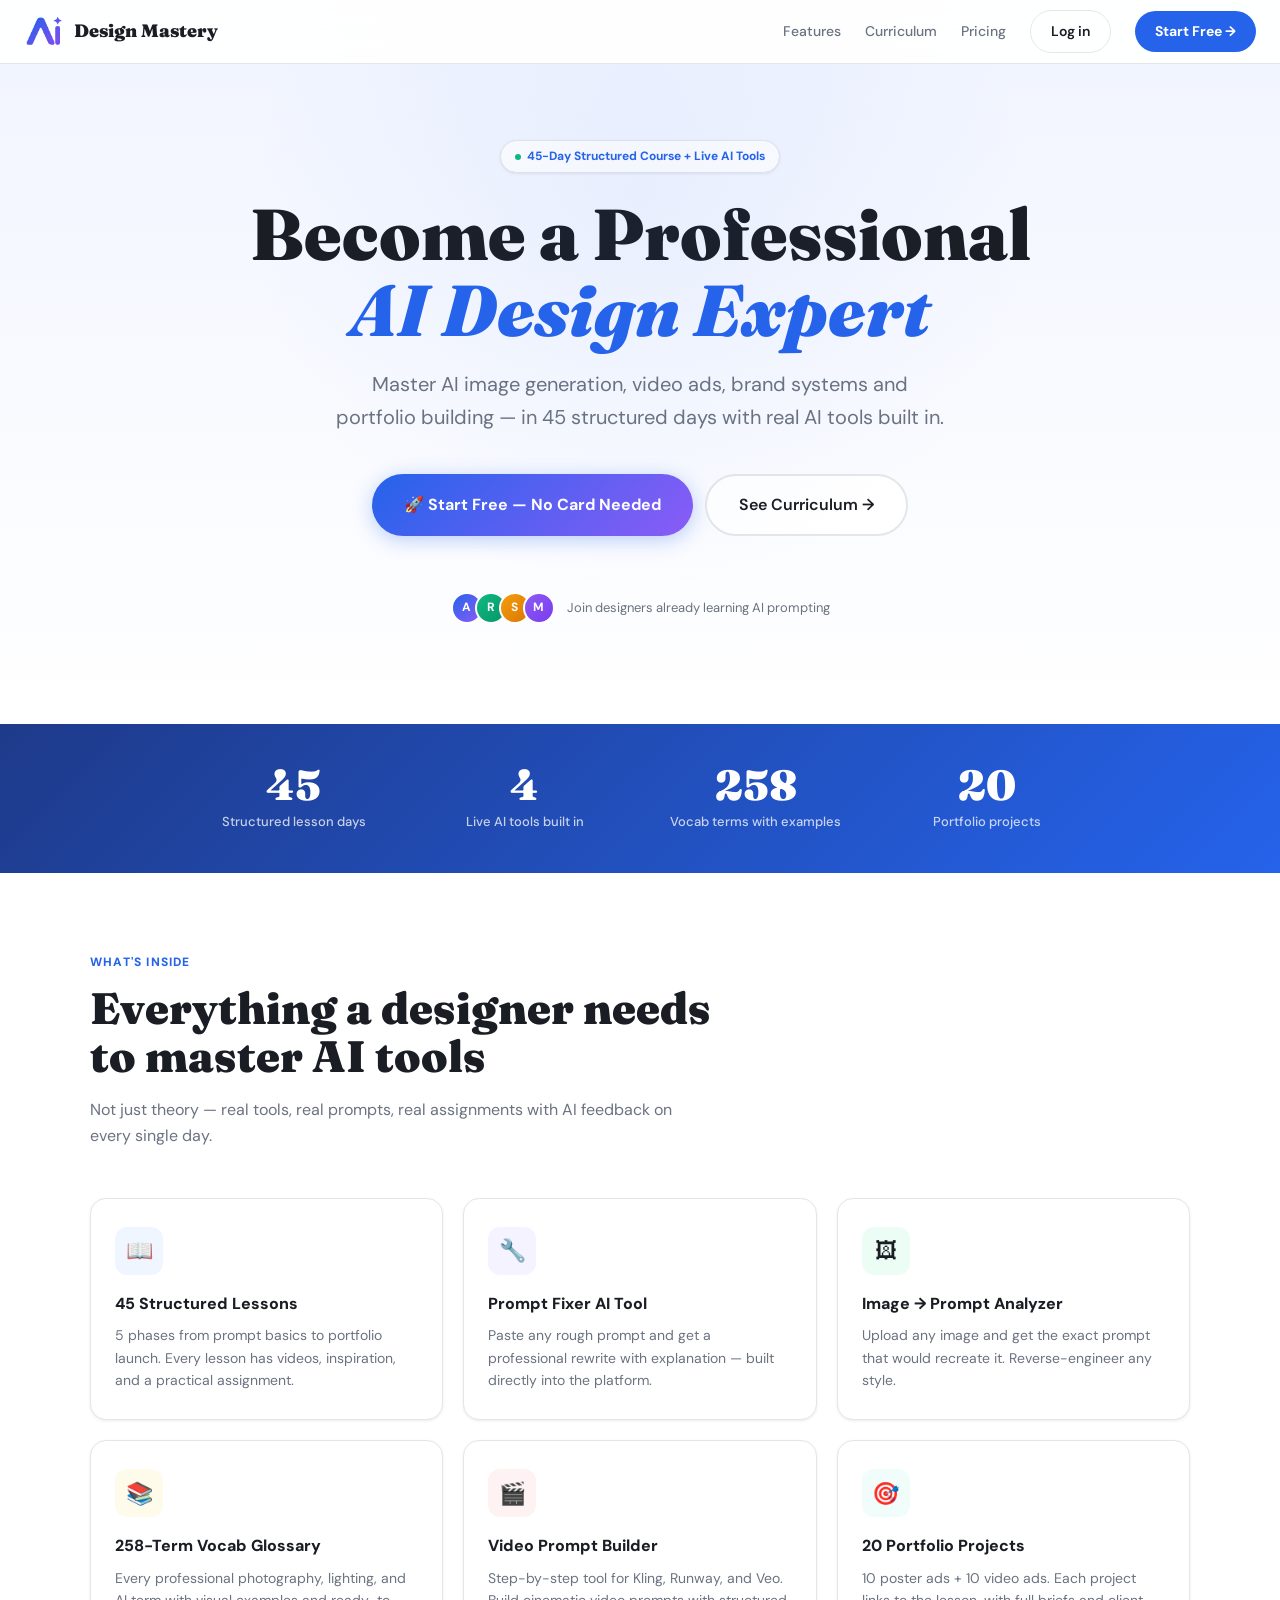
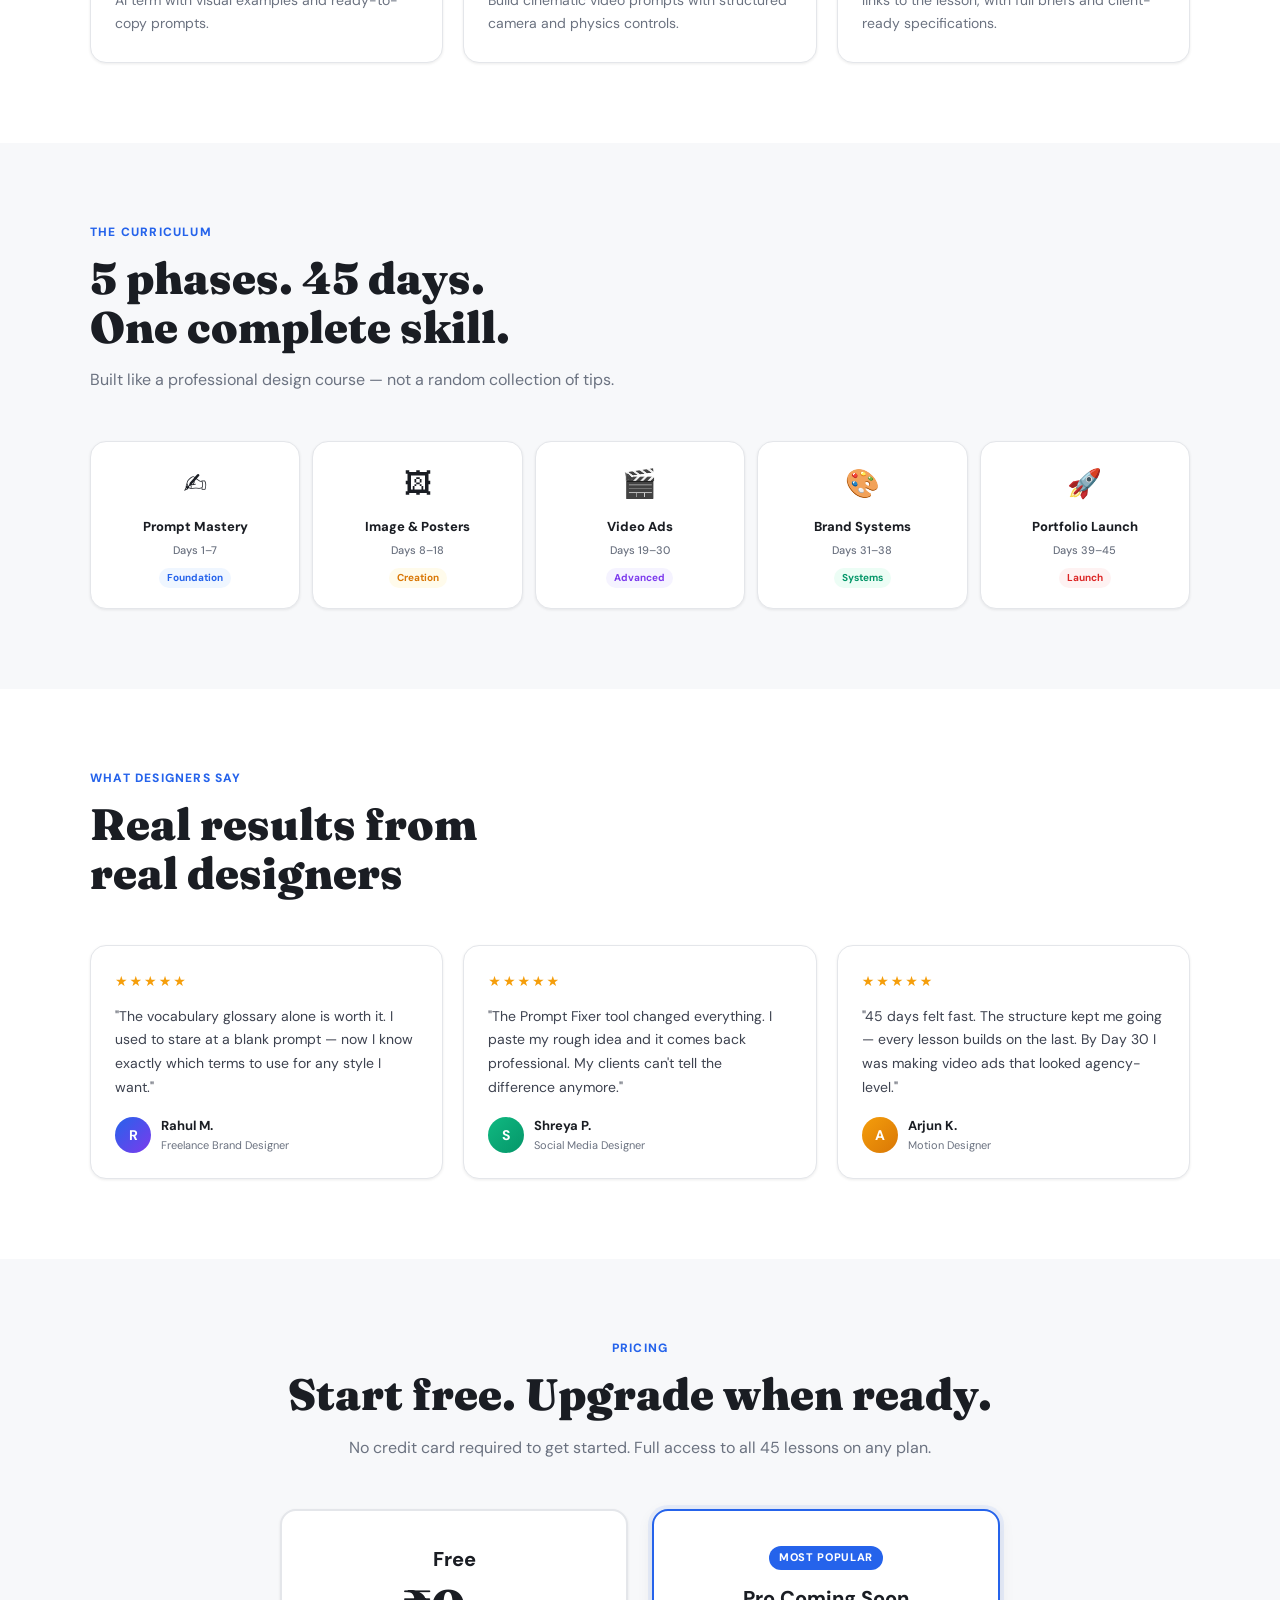
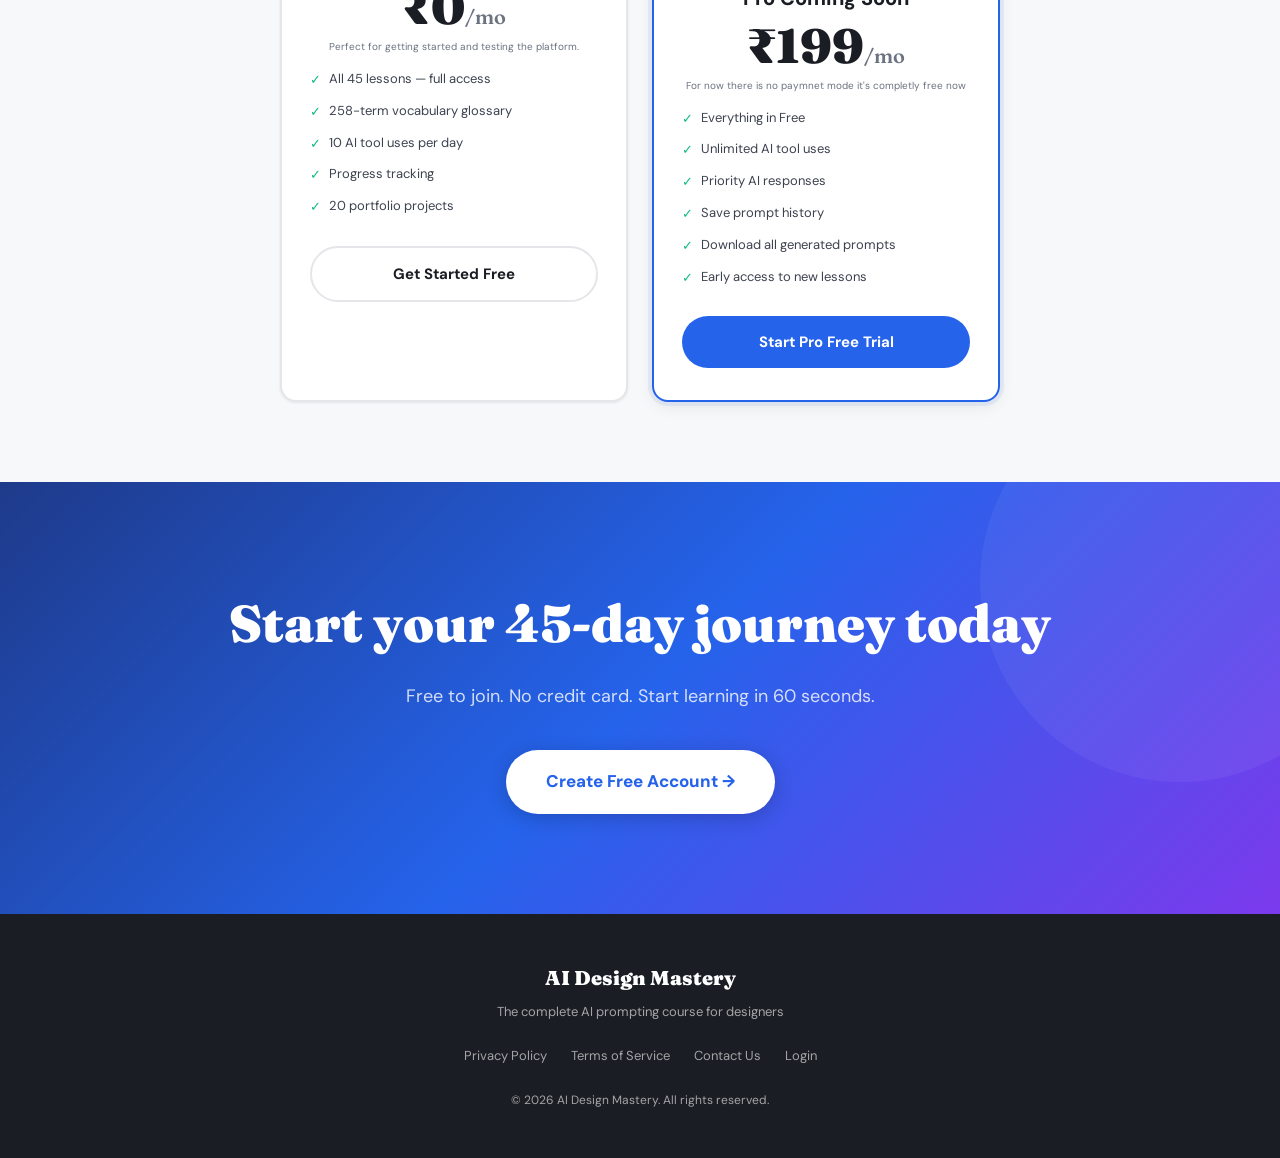
<file: index.html>
<!DOCTYPE html>
<html lang="en">
<head>
  <meta charset="UTF-8">
  <meta name="viewport" content="width=device-width, initial-scale=1.0">

  <!-- ═══ Primary SEO ════════════════════════════════════════════════════ -->
  <title>AI Design Mastery — Learn AI Prompting, Image & Video Generation in 45 Days</title>
  <meta name="description"    content="Master AI design in 45 days. Learn prompt engineering, AI image generation with Midjourney & Nano Banana, AI video with Kling & Runway, and full brand systems. Built for designers who want to work smarter.">
  <meta name="keywords"       content="AI design course, prompt engineering course, Midjourney course, AI image generation, Kling AI video, Runway ML, AI brand design, AI design for beginners, learn AI design 2025, AI design mastery">
  <meta name="author"         content="Akash Saha">
  <meta name="robots"         content="index, follow">
  <meta name="theme-color"    content="#2563eb">
  <link rel="canonical"       href="http://www.aidesignmastery.in/">

  <!-- ═══ Open Graph (Facebook / LinkedIn) ═══════════════════════════════ -->
  <meta property="og:type"        content="website">
  <meta property="og:site_name"   content="AI Design Mastery">
  <meta property="og:title"       content="AI Design Mastery — Learn AI Prompting in 45 Days">
  <meta property="og:description" content="The most practical AI design course. 45 structured days covering prompt engineering, image generation, video production, and full brand systems using the world's best AI tools.">
  <meta property="og:image"       content="http://www.aidesignmastery.in/og-image.png">
  <meta property="og:image:width" content="1200">
  <meta property="og:image:height"content="630">
  <meta property="og:url"         content="http://www.aidesignmastery.in/">
  <meta property="og:locale"      content="en_IN">

  <!-- ═══ Twitter Card ══════════════════════════════════════════════════ -->
  <meta name="twitter:card"        content="summary_large_image">
  <meta name="twitter:site"        content="@akashsaha29">
  <meta name="twitter:creator"     content="@akashsaha29">
  <meta name="twitter:title"       content="AI Design Mastery — Learn AI Prompting in 45 Days">
  <meta name="twitter:description" content="45 days. Prompt engineering, image generation, video production, brand systems. The practical AI design course.">
  <meta name="twitter:image"       content="http://www.aidesignmastery.in/og-image.png">

  <!-- ═══ Schema.org Structured Data ════════════════════════════════════ -->
  <script type="application/ld+json">
  {
    "@context": "https://schema.org",
    "@type": "Course",
    "name": "AI Design Mastery",
    "description": "45-day structured AI design course covering prompt engineering, image generation, video production, and brand design.",
    "provider": {
      "@type": "Person",
      "name": "Akash Saha",
      "url": "http://www.aidesignmastery.in/"
    },
    "url": "http://www.aidesignmastery.in/",
    "courseMode": "online",
    "educationalLevel": "Beginner to Advanced",
    "teaches": ["AI Prompt Engineering", "Image Generation", "Video Production", "Brand Design", "Midjourney", "Kling AI", "Runway ML"]
  }
  </script>

  <!-- ═══ Favicon ═══════════════════════════════════════════════════════ -->
  <link rel="icon" type="image/png" href="V2.png">

  <!-- ═══ Fonts ══════════════════════════════════════════════════════════ -->
  <link rel="preconnect" href="https://fonts.googleapis.com">
  <link rel="preconnect" href="https://fonts.gstatic.com" crossorigin>
  <link href="https://fonts.googleapis.com/css2?family=Fraunces:ital,opsz,wght@0,9..144,700;0,9..144,900;1,9..144,400&family=DM+Sans:wght@300;400;500;600;700&display=swap" rel="stylesheet">

  <!-- ═══ Styles ═════════════════════════════════════════════════════════ -->
  <style>

*{margin:0;padding:0;box-sizing:border-box;}
:root{
  --primary:#2563eb;--primary-dark:#1d4ed8;--purple:#8b5cf6;
  --text:#1a1d23;--text2:#3d424f;--muted:#6b7280;
  --bg:#f7f8fa;--white:#fff;--border:#e4e6ea;
  --green:#10b981;--accent:#f59e0b;
  --radius:10px;--radius-lg:16px;
  --shadow:0 1px 3px rgba(0,0,0,0.08);
  --shadow-md:0 4px 16px rgba(0,0,0,0.08);
  --shadow-lg:0 12px 40px rgba(0,0,0,0.12);
}
body{font-family:'DM Sans',system-ui,sans-serif;color:var(--text);background:var(--white);line-height:1.6;overflow-x:hidden;}

/* ── NAV ── */
nav{
  position:fixed;top:0;left:0;right:0;z-index:100;
  background:rgba(255,255,255,0.92);backdrop-filter:blur(12px);
  border-bottom:1px solid var(--border);
  padding:0 24px;height:64px;
  display:flex;align-items:center;justify-content:space-between;
}
.nav-brand{display:flex;align-items:center;gap:10px;text-decoration:none;}
.nav-logo{width:34px;height:34px;display:flex;align-items:center;justify-content:center;}
.nav-name{font-family:'Fraunces',serif;font-size:18px;font-weight:900;color:var(--text);}
.nav-links{display:flex;align-items:center;gap:24px;}
.nav-link{font-size:14px;font-weight:500;color:var(--muted);text-decoration:none;transition:color 0.2s;}
.nav-link:hover{color:var(--text);}
.nav-cta{padding:9px 20px;background:var(--primary);color:#fff;border-radius:99px;font-size:14px;font-weight:700;text-decoration:none;transition:background 0.2s;}
.nav-cta:hover{background:var(--primary-dark);}
.nav-login{padding:9px 20px;border:1.5px solid var(--border);border-radius:99px;font-size:14px;font-weight:600;color:var(--text);text-decoration:none;transition:all 0.2s;}
.nav-login:hover{border-color:var(--primary);color:var(--primary);}

/* ── HERO ── */
.hero{
  padding:140px 24px 100px;
  text-align:center;
  background:linear-gradient(180deg,#f0f4ff 0%,var(--white) 100%);
  position:relative;overflow:hidden;
}
.hero::before{
  content:'';position:absolute;top:-200px;left:50%;transform:translateX(-50%);
  width:800px;height:800px;border-radius:50%;
  background:radial-gradient(circle,rgba(37,99,235,0.06) 0%,transparent 70%);
  pointer-events:none;
}
.hero-badge{
  display:inline-flex;align-items:center;gap:6px;
  background:#fff;border:1px solid var(--border);
  border-radius:99px;padding:6px 14px;font-size:12px;font-weight:700;
  color:var(--primary);margin-bottom:24px;
  box-shadow:var(--shadow);
}
.hero-badge-dot{width:6px;height:6px;border-radius:50%;background:var(--green);animation:pulse 2s infinite;}
@keyframes pulse{0%,100%{opacity:1;}50%{opacity:0.4;}}
.hero h1{
  font-family:'Fraunces',serif;font-size:clamp(36px,6vw,72px);
  font-weight:900;line-height:1.05;color:var(--text);
  margin-bottom:20px;max-width:800px;margin-left:auto;margin-right:auto;
}
.hero h1 em{font-style:italic;color:var(--primary);}
.hero-sub{
  font-size:clamp(16px,2vw,20px);color:var(--muted);
  max-width:616px;margin:0 auto 40px;line-height:1.65;font-weight:400;
}
.hero-actions{display:flex;gap:12px;justify-content:center;flex-wrap:wrap;margin-bottom:56px;}
.btn-primary{
  padding:16px 32px;background:linear-gradient(135deg,var(--primary),var(--purple));
  color:#fff;border-radius:99px;font-size:16px;font-weight:700;
  text-decoration:none;transition:all 0.2s;box-shadow:0 4px 20px rgba(37,99,235,0.3);
  display:inline-flex;align-items:center;gap:8px;
}
.btn-primary:hover{transform:translateY(-1px);box-shadow:0 6px 28px rgba(37,99,235,0.35);}
.btn-outline{
  padding:16px 32px;border:2px solid var(--border);
  color:var(--text);border-radius:99px;font-size:16px;font-weight:600;
  text-decoration:none;transition:all 0.2s;background:var(--white);
}
.btn-outline:hover{border-color:var(--primary);color:var(--primary);}
.hero-social-proof{
  display:flex;align-items:center;justify-content:center;gap:12px;
  font-size:13px;color:var(--muted);
}
.proof-avatars{display:flex;}
.proof-avatar{
  width:32px;height:32px;border-radius:50%;border:2px solid #fff;
  margin-left:-8px;background:linear-gradient(135deg,var(--primary),var(--purple));
  display:flex;align-items:center;justify-content:center;
  font-size:12px;font-weight:700;color:#fff;
}
.proof-avatar:first-child{margin-left:0;}

/* ── STATS BAR ── */
.stats-bar{
  background:linear-gradient(135deg,#1e3a8a,#2563eb);
  padding:40px 24px;
}
.stats-inner{
  max-width:900px;margin:0 auto;
  display:grid;grid-template-columns:repeat(4,1fr);gap:24px;text-align:center;
}
.stat-item{}
.stat-big{font-family:'Fraunces',serif;font-size:42px;font-weight:900;color:#fff;line-height:1;}
.stat-desc{font-size:13px;color:rgba(255,255,255,0.75);margin-top:6px;font-weight:500;}

/* ── WHAT YOU GET ── */
.section{padding:80px 24px;background:var(--white);}
.section-alt{padding:80px 24px;background:var(--bg);}
.section-inner{max-width:1100px;margin:0 auto;}
.section-label{font-size:12px;font-weight:800;text-transform:uppercase;letter-spacing:0.1em;color:var(--primary);margin-bottom:12px;}
.section-title{font-family:'Fraunces',serif;font-size:clamp(28px,4vw,44px);font-weight:900;color:var(--text);line-height:1.1;margin-bottom:16px;}
.section-sub{font-size:16px;color:var(--muted);max-width:600px;line-height:1.65;}
.features-grid{display:grid;grid-template-columns:repeat(3,1fr);gap:20px;margin-top:48px;}
.feature-card{
  background:var(--white);border:1.5px solid var(--border);
  border-radius:var(--radius-lg);padding:28px 24px;
  transition:all 0.2s;box-shadow:var(--shadow);
}
.feature-card:hover{box-shadow:var(--shadow-md);transform:translateY(-2px);}
.feature-icon{
  width:48px;height:48px;border-radius:12px;
  display:flex;align-items:center;justify-content:center;
  font-size:22px;margin-bottom:16px;
}
.feature-icon.blue{background:#eff6ff;}
.feature-icon.purple{background:#f5f3ff;}
.feature-icon.green{background:#ecfdf5;}
.feature-icon.amber{background:#fffbeb;}
.feature-icon.red{background:#fef2f2;}
.feature-icon.teal{background:#f0fdfa;}
.feature-title{font-size:16px;font-weight:800;color:var(--text);margin-bottom:8px;}
.feature-desc{font-size:14px;color:var(--muted);line-height:1.6;}

/* ── PHASES TIMELINE ── */
.phases-grid{display:grid;grid-template-columns:repeat(5,1fr);gap:12px;margin-top:48px;}
.phase-item{
  background:var(--white);border:1.5px solid var(--border);
  border-radius:var(--radius-lg);padding:20px 16px;text-align:center;
  transition:all 0.2s;box-shadow:var(--shadow);
}
.phase-item:hover{box-shadow:var(--shadow-md);transform:translateY(-2px);}
.phase-emoji{font-size:28px;margin-bottom:10px;}
.phase-name{font-size:13px;font-weight:800;color:var(--text);margin-bottom:4px;}
.phase-days{font-size:11px;color:var(--muted);font-weight:500;}
.phase-tag{
  display:inline-block;margin-top:8px;font-size:10px;font-weight:700;
  padding:2px 8px;border-radius:99px;
}

/* ── AI TOOLS SHOWCASE ── */
.tools-showcase{display:grid;grid-template-columns:1fr 1fr;gap:20px;margin-top:48px;align-items:start;}
.tools-list{display:flex;flex-direction:column;gap:12px;}
.tool-item{
  display:flex;align-items:flex-start;gap:14px;
  background:var(--white);border:1.5px solid var(--border);
  border-radius:var(--radius-lg);padding:18px 20px;
  cursor:pointer;transition:all 0.2s;
}
.tool-item:hover,.tool-item.active{border-color:var(--primary);box-shadow:var(--shadow-md);}
.tool-item.active{background:#eff6ff;}
.tool-icon{font-size:24px;flex-shrink:0;}
.tool-name{font-size:14px;font-weight:700;color:var(--text);margin-bottom:2px;}
.tool-desc{font-size:12px;color:var(--muted);line-height:1.5;}
.tools-demo{
  background:var(--white);border:1.5px solid var(--border);
  border-radius:var(--radius-lg);padding:24px;
  box-shadow:var(--shadow-md);min-height:300px;
}
.demo-label{font-size:11px;font-weight:700;text-transform:uppercase;letter-spacing:0.08em;color:var(--muted);margin-bottom:12px;}
.demo-input{
  width:100%;border:1.5px solid var(--border);border-radius:8px;
  padding:12px 14px;font-size:13px;font-family:inherit;resize:none;
  color:var(--text);background:var(--bg);margin-bottom:10px;
}
.demo-btn{
  width:100%;padding:12px;
  background:linear-gradient(135deg,var(--primary),var(--purple));
  color:#fff;border:none;border-radius:8px;font-size:14px;font-weight:700;
  cursor:default;opacity:0.9;
}
.demo-result{
  margin-top:12px;background:var(--bg);border-radius:8px;
  padding:14px;font-size:12px;color:var(--text2);line-height:1.7;
  border:1px solid var(--border);
}
.demo-lock{
  display:flex;align-items:center;justify-content:center;
  flex-direction:column;gap:8px;padding:40px 20px;text-align:center;
  color:var(--muted);
}
.demo-lock-icon{font-size:32px;margin-bottom:8px;}

/* ── TESTIMONIALS ── */
.testimonials-grid{display:grid;grid-template-columns:repeat(3,1fr);gap:20px;margin-top:48px;}
.testimonial{
  background:var(--white);border:1.5px solid var(--border);
  border-radius:var(--radius-lg);padding:24px;box-shadow:var(--shadow);
}
.t-stars{color:var(--accent);font-size:14px;margin-bottom:12px;letter-spacing:2px;}
.t-text{font-size:14px;color:var(--text2);line-height:1.7;margin-bottom:16px;}
.t-author{display:flex;align-items:center;gap:10px;}
.t-avatar{
  width:36px;height:36px;border-radius:50%;
  display:flex;align-items:center;justify-content:center;
  font-size:14px;font-weight:700;color:#fff;flex-shrink:0;
}
.t-name{font-size:13px;font-weight:700;color:var(--text);}
.t-role{font-size:11px;color:var(--muted);}

/* ── PRICING ── */
.pricing-grid{display:grid;grid-template-columns:1fr 1fr;gap:24px;max-width:720px;margin:48px auto 0;}
.pricing-card{
  border:2px solid var(--border);border-radius:var(--radius-lg);
  padding:32px 28px;background:var(--white);box-shadow:var(--shadow);
}
.pricing-card.featured{
  border-color:var(--primary);
  box-shadow:0 0 0 4px rgba(37,99,235,0.08),var(--shadow-md);
}
.pricing-badge{
  display:inline-block;background:var(--primary);color:#fff;
  font-size:11px;font-weight:800;padding:3px 10px;border-radius:99px;
  margin-bottom:12px;letter-spacing:0.06em;text-transform:uppercase;
}
.pricing-name{font-size:20px;font-weight:800;color:var(--text);margin-bottom:8px;}
.pricing-price{
  font-family:'Fraunces',serif;font-size:48px;font-weight:900;
  color:var(--text);line-height:1;margin-bottom:6px;
}
.pricing-price span{font-size:20px;font-weight:600;color:var(--muted);}
.pricing-desc{font-size:10px;color:var(--muted);margin-bottom:12px;line-height:2;}
.pricing-features{list-style:none;display:flex;flex-direction:column;gap:10px;margin-bottom:28px;}
.pricing-features li{display:flex;align-items:flex-start;gap:8px;font-size:13px;color:var(--text2);}
.pricing-features li::before{content:'✓';color:var(--green);font-weight:800;flex-shrink:0;margin-top:1px;}
.pricing-cta{
  display:block;width:100%;padding:14px;text-align:center;
  border-radius:99px;font-size:15px;font-weight:700;text-decoration:none;
  transition:all 0.2s;
}
.pricing-cta.primary{background:var(--primary);color:#fff;}
.pricing-cta.primary:hover{background:var(--primary-dark);}
.pricing-cta.outline{border:2px solid var(--border);color:var(--text);}
.pricing-cta.outline:hover{border-color:var(--primary);color:var(--primary);}

/* ── FINAL CTA ── */
.final-cta{
  padding:100px 24px;text-align:center;
  background:linear-gradient(135deg,#1e3a8a 0%,#2563eb 50%,#7c3aed 100%);
  position:relative;overflow:hidden;
}
.final-cta::before{
  content:'';position:absolute;top:-100px;right:-100px;
  width:400px;height:400px;border-radius:50%;
  background:rgba(255,255,255,0.05);pointer-events:none;
}
.final-cta h2{
  font-family:'Fraunces',serif;font-size:clamp(28px,5vw,52px);
  font-weight:900;color:#fff;margin-bottom:16px;
}
.final-cta p{font-size:18px;color:rgba(255,255,255,0.8);margin-bottom:40px;}
.final-cta .btn-white{
  padding:18px 40px;background:#fff;color:var(--primary);
  border-radius:99px;font-size:17px;font-weight:800;text-decoration:none;
  transition:all 0.2s;display:inline-block;
  box-shadow:0 4px 20px rgba(0,0,0,0.2);
}
.final-cta .btn-white:hover{transform:translateY(-2px);box-shadow:0 8px 32px rgba(0,0,0,0.25);}

/* ── FOOTER ── */
footer{
  background:var(--text);color:rgba(255,255,255,0.6);
  padding:48px 24px;text-align:center;
}
.footer-brand{
  font-family:'Fraunces',serif;font-size:20px;font-weight:900;
  color:#fff;margin-bottom:8px;
}
.footer-sub{font-size:13px;margin-bottom:24px;}
.footer-links{display:flex;gap:24px;justify-content:center;flex-wrap:wrap;margin-bottom:24px;}
.footer-links a{color:rgba(255,255,255,0.6);text-decoration:none;font-size:13px;transition:color 0.2s;}
.footer-links a:hover{color:#fff;}
.footer-copy{font-size:12px;}

/* ── RESPONSIVE ── */

/* ═══════════════════════════════════════════════════════════════
   RESPONSIVE SYSTEM — LANDING.HTML
   Breakpoints: 900 → 600 → 480 → 360
═══════════════════════════════════════════════════════════════ */


/* ─────────────────────────────────────────────────
   ≤ 900px  Tablet
───────────────────────────────────────────────── */
@media(max-width:900px){
  .features-grid{grid-template-columns:1fr 1fr;}
  .phases-grid{grid-template-columns:1fr 1fr;}
  .stats-inner{grid-template-columns:1fr 1fr;gap:20px;}
  .tools-showcase{grid-template-columns:1fr;}
  .testimonials-grid{grid-template-columns:1fr;}
  .pricing-grid{grid-template-columns:1fr;max-width:420px;}
  .preview-inner{grid-template-columns:1fr;}
  .preview-sidebar{display:none;}
  .preview-stat-row{grid-template-columns:1fr 1fr;}
  .hero{padding:120px 24px 80px;}
  .section,.section-alt{padding:64px 24px;}
  .final-cta{padding:80px 24px;}
  .nav-links .nav-link{display:none;}
}


/* ─────────────────────────────────────────────────
   ≤ 600px  Mobile landscape / large phone
───────────────────────────────────────────────── */
@media(max-width:600px){
  /* Nav */
  nav{padding:0 16px;}
  .nav-links .nav-link{display:none;}
  .nav-name{font-size:15px;}

  /* Hero */
  .hero{padding:100px 16px 60px;}
  .hero h1{font-size:32px;}
  .hero-sub{font-size:15px;margin-bottom:28px;}
  .hero-actions{flex-direction:column;align-items:center;gap:10px;margin-bottom:36px;}
  .btn-primary,.btn-outline{width:100%;max-width:320px;text-align:center;justify-content:center;padding:14px 24px;font-size:15px;}
  .hero-social-proof{flex-direction:column;gap:8px;font-size:12px;}

  /* Stats */
  .stats-bar{padding:32px 16px;}
  .stats-inner{grid-template-columns:1fr 1fr;gap:16px;}
  .stat-big{font-size:32px;}
  .stat-desc{font-size:12px;}

  /* Sections */
  .section,.section-alt{padding:56px 16px;}
  .section-title{font-size:28px;}
  .section-sub{font-size:14px;}

  /* Features */
  .features-grid{grid-template-columns:1fr;}
  .feature-card{padding:22px 20px;}
  .feature-title{font-size:15px;}
  .feature-desc{font-size:13px;}

  /* Phases */
  .phases-grid{grid-template-columns:1fr 1fr;gap:10px;}
  .phase-item{padding:16px 12px;}
  .phase-emoji{font-size:24px;margin-bottom:8px;}
  .phase-name{font-size:12px;}
  .phase-days{font-size:10px;}

  /* Tools showcase */
  .tools-showcase{grid-template-columns:1fr;}
  .tool-item{padding:14px 16px;gap:12px;}
  .tool-name{font-size:13px;}
  .tool-desc{font-size:11px;}
  .tools-demo{padding:18px;}

  /* Testimonials */
  .testimonials-grid{grid-template-columns:1fr;}
  .testimonial{padding:20px;}
  .t-text{font-size:13px;}

  /* Pricing */
  .pricing-grid{grid-template-columns:1fr;max-width:100%;}
  .pricing-card{padding:24px 20px;}
  .pricing-price{font-size:40px;}

  /* Final CTA */
  .final-cta{padding:64px 16px;}
  .final-cta h2{font-size:28px;}
  .final-cta p{font-size:15px;margin-bottom:28px;}
  .final-cta .btn-white{padding:14px 28px;font-size:15px;}

  /* Footer */
  footer{padding:40px 16px;}
  .footer-links{gap:16px;}
}


/* ─────────────────────────────────────────────────
   ≤ 480px  iPhone / small phones
───────────────────────────────────────────────── */
@media(max-width:480px){
  /* Nav — just logo + CTA */
  nav{height:56px;padding:0 14px;}
  .nav-login{display:none;}
  .nav-cta{padding:7px 14px;font-size:13px;}
  .nav-name{font-size:14px;}
  .nav-logo{width:28px;height:28px;font-size:14px;}

  /* Hero */
  .hero{padding:86px 14px 48px;}
  .hero-badge{font-size:11px;padding:5px 12px;margin-bottom:18px;}
  .hero h1{font-size:clamp(24px,7vw,30px);line-height:1.1;margin-bottom:12px;}
  .hero-sub{font-size:14px;margin-bottom:22px;}
  .hero-actions{gap:8px;margin-bottom:28px;}
  .btn-primary,.btn-outline{font-size:14px;padding:13px 20px;}
  .proof-avatars .proof-avatar{width:28px;height:28px;}

  /* Stats bar */
  .stats-inner{grid-template-columns:1fr 1fr;gap:12px;}
  .stat-big{font-size:28px;}

  /* Sections */
  .section,.section-alt{padding:48px 14px;}
  .section-label{font-size:11px;}
  .section-title{font-size:24px;margin-bottom:10px;}
  .section-sub{font-size:13px;}

  /* Features — 1 col */
  .features-grid{grid-template-columns:1fr;gap:12px;margin-top:28px;}
  .feature-card{padding:20px 18px;}
  .feature-icon{width:42px;height:42px;font-size:18px;margin-bottom:12px;}

  /* Phases */
  .phases-grid{grid-template-columns:1fr 1fr;gap:8px;margin-top:24px;}
  .phase-item{padding:14px 10px;}

  /* Tools */
  .tools-list{gap:8px;}
  .tool-item{padding:12px 14px;gap:10px;border-radius:10px;}

  /* Testimonials */
  .testimonials-grid{gap:12px;margin-top:24px;}
  .testimonial{padding:18px;}

  /* Pricing */
  .pricing-grid{margin-top:28px;}
  .pricing-card{padding:22px 18px;}
  .pricing-name{font-size:18px;}
  .pricing-price{font-size:36px;}
  .pricing-price span{font-size:16px;}
  .pricing-features li{font-size:12px;}

  /* Final CTA */
  .final-cta{padding:56px 14px;}
  .final-cta h2{font-size:24px;margin-bottom:12px;}
  .final-cta p{font-size:14px;margin-bottom:24px;}
  .final-cta .btn-white{padding:13px 24px;font-size:14px;}

  /* Footer */
  footer{padding:32px 14px;}
  .footer-brand{font-size:18px;}
  .footer-links{gap:12px;}
  .footer-links a{font-size:12px;}
}


/* ─────────────────────────────────────────────────
   ≤ 360px  Very small phones
───────────────────────────────────────────────── */
@media(max-width:360px){
  nav{padding:0 12px;}
  .nav-name{font-size:13px;}
  .nav-cta{font-size:12px;padding:6px 12px;}

  .hero{padding:78px 12px 40px;}
  .hero h1{font-size:22px;}
  .hero-sub{font-size:13px;}
  .btn-primary,.btn-outline{font-size:13px;padding:12px 16px;}

  .preview-stat-row{grid-template-columns:1fr 1fr;gap:5px;}
  .preview-stat-num{font-size:14px;}

  .stats-inner{gap:10px;}
  .stat-big{font-size:26px;}

  .section,.section-alt{padding:40px 12px;}
  .section-title{font-size:22px;}
  .features-grid,.phases-grid{gap:8px;}
  .feature-card{padding:16px 14px;}
  .phase-item{padding:12px 8px;}
  .phase-emoji{font-size:20px;}
  .phase-name{font-size:11px;}

  .pricing-card{padding:18px 14px;}
  .final-cta .btn-white{font-size:13px;padding:12px 20px;}
}

  
.nav-logo-img{height:34px;width:auto;display:block;flex-shrink:0;object-fit:contain;}
</style>

  <!--
    AI Design Mastery — Landing Page
    Copyright © 2025 Akash Saha. All rights reserved.
  -->
</head>
<body>

<!-- NAV -->
<nav>
  <a href="/" class="nav-brand">
    <img src="V2.png" alt="Design Mastery" class="nav-logo-img">
    <span class="nav-name">Design Mastery</span>
  </a>
  <div class="nav-links">
    <a href="#features" class="nav-link">Features</a>
    <a href="#curriculum" class="nav-link">Curriculum</a>
    <a href="#pricing" class="nav-link">Pricing</a>
    <a href="login.html" class="nav-login">Log in</a>
    <a href="login.html#signup" class="nav-cta">Start Free →</a>
  </div>
</nav>

<!-- HERO -->
<section class="hero">
  <div class="hero-badge">
    <span class="hero-badge-dot"></span>
    45-Day Structured Course + Live AI Tools
  </div>
  <h1>Become a Professional<br><em>AI Design Expert</em></h1>
  <p class="hero-sub">Master AI image generation, video ads, brand systems and portfolio building — in 45 structured days with real AI tools built in.</p>
  <div class="hero-actions">
    <a href="login.html#signup" class="btn-primary">🚀 Start Free — No Card Needed</a>
    <a href="#curriculum" class="btn-outline">See Curriculum →</a>
  </div>
  <div class="hero-social-proof">
    <div class="proof-avatars">
      <div class="proof-avatar">A</div>
      <div class="proof-avatar" style="background:linear-gradient(135deg,#10b981,#059669)">R</div>
      <div class="proof-avatar" style="background:linear-gradient(135deg,#f59e0b,#d97706)">S</div>
      <div class="proof-avatar" style="background:linear-gradient(135deg,#8b5cf6,#7c3aed)">M</div>
    </div>
    <span>Join designers already learning AI prompting</span>
  </div>
</section>

<!-- STATS -->
<div class="stats-bar">
  <div class="stats-inner">
    <div class="stat-item">
      <div class="stat-big">45</div>
      <div class="stat-desc">Structured lesson days</div>
    </div>
    <div class="stat-item">
      <div class="stat-big">4</div>
      <div class="stat-desc">Live AI tools built in</div>
    </div>
    <div class="stat-item">
      <div class="stat-big">258</div>
      <div class="stat-desc">Vocab terms with examples</div>
    </div>
    <div class="stat-item">
      <div class="stat-big">20</div>
      <div class="stat-desc">Portfolio projects</div>
    </div>
  </div>
</div>

<!-- FEATURES -->
<section class="section" id="features">
  <div class="section-inner">
    <div class="section-label">What's inside</div>
    <h2 class="section-title">Everything a designer needs<br>to master AI tools</h2>
    <p class="section-sub">Not just theory — real tools, real prompts, real assignments with AI feedback on every single day.</p>
    <div class="features-grid">
      <div class="feature-card">
        <div class="feature-icon blue">📖</div>
        <div class="feature-title">45 Structured Lessons</div>
        <div class="feature-desc">5 phases from prompt basics to portfolio launch. Every lesson has videos, inspiration, and a practical assignment.</div>
      </div>
      <div class="feature-card">
        <div class="feature-icon purple">🔧</div>
        <div class="feature-title">Prompt Fixer AI Tool</div>
        <div class="feature-desc">Paste any rough prompt and get a professional rewrite with explanation — built directly into the platform.</div>
      </div>
      <div class="feature-card">
        <div class="feature-icon green">🖼</div>
        <div class="feature-title">Image → Prompt Analyzer</div>
        <div class="feature-desc">Upload any image and get the exact prompt that would recreate it. Reverse-engineer any style.</div>
      </div>
      <div class="feature-card">
        <div class="feature-icon amber">📚</div>
        <div class="feature-title">258-Term Vocab Glossary</div>
        <div class="feature-desc">Every professional photography, lighting, and AI term with visual examples and ready-to-copy prompts.</div>
      </div>
      <div class="feature-card">
        <div class="feature-icon red">🎬</div>
        <div class="feature-title">Video Prompt Builder</div>
        <div class="feature-desc">Step-by-step tool for Kling, Runway, and Veo. Build cinematic video prompts with structured camera and physics controls.</div>
      </div>
      <div class="feature-card">
        <div class="feature-icon teal">🎯</div>
        <div class="feature-title">20 Portfolio Projects</div>
        <div class="feature-desc">10 poster ads + 10 video ads. Each project links to the lesson, with full briefs and client-ready specifications.</div>
      </div>
    </div>
  </div>
</section>

<!-- CURRICULUM -->
<section class="section-alt" id="curriculum">
  <div class="section-inner">
    <div class="section-label">The curriculum</div>
    <h2 class="section-title">5 phases. 45 days.<br>One complete skill.</h2>
    <p class="section-sub">Built like a professional design course — not a random collection of tips.</p>
    <div class="phases-grid">
      <div class="phase-item">
        <div class="phase-emoji">✍️</div>
        <div class="phase-name">Prompt Mastery</div>
        <div class="phase-days">Days 1–7</div>
        <div class="phase-tag" style="background:#eff6ff;color:#2563eb;">Foundation</div>
      </div>
      <div class="phase-item">
        <div class="phase-emoji">🖼</div>
        <div class="phase-name">Image & Posters</div>
        <div class="phase-days">Days 8–18</div>
        <div class="phase-tag" style="background:#fffbeb;color:#d97706;">Creation</div>
      </div>
      <div class="phase-item">
        <div class="phase-emoji">🎬</div>
        <div class="phase-name">Video Ads</div>
        <div class="phase-days">Days 19–30</div>
        <div class="phase-tag" style="background:#f5f3ff;color:#7c3aed;">Advanced</div>
      </div>
      <div class="phase-item">
        <div class="phase-emoji">🎨</div>
        <div class="phase-name">Brand Systems</div>
        <div class="phase-days">Days 31–38</div>
        <div class="phase-tag" style="background:#ecfdf5;color:#059669;">Systems</div>
      </div>
      <div class="phase-item">
        <div class="phase-emoji">🚀</div>
        <div class="phase-name">Portfolio Launch</div>
        <div class="phase-days">Days 39–45</div>
        <div class="phase-tag" style="background:#fef2f2;color:#dc2626;">Launch</div>
      </div>
    </div>
  </div>
</section>

<!-- TESTIMONIALS -->
<section class="section">
  <div class="section-inner">
    <div class="section-label">What designers say</div>
    <h2 class="section-title">Real results from<br>real designers</h2>
    <div class="testimonials-grid">
      <div class="testimonial">
        <div class="t-stars">★★★★★</div>
        <div class="t-text">"The vocabulary glossary alone is worth it. I used to stare at a blank prompt — now I know exactly which terms to use for any style I want."</div>
        <div class="t-author">
          <div class="t-avatar" style="background:linear-gradient(135deg,#2563eb,#7c3aed)">R</div>
          <div><div class="t-name">Rahul M.</div><div class="t-role">Freelance Brand Designer</div></div>
        </div>
      </div>
      <div class="testimonial">
        <div class="t-stars">★★★★★</div>
        <div class="t-text">"The Prompt Fixer tool changed everything. I paste my rough idea and it comes back professional. My clients can't tell the difference anymore."</div>
        <div class="t-author">
          <div class="t-avatar" style="background:linear-gradient(135deg,#10b981,#059669)">S</div>
          <div><div class="t-name">Shreya P.</div><div class="t-role">Social Media Designer</div></div>
        </div>
      </div>
      <div class="testimonial">
        <div class="t-stars">★★★★★</div>
        <div class="t-text">"45 days felt fast. The structure kept me going — every lesson builds on the last. By Day 30 I was making video ads that looked agency-level."</div>
        <div class="t-author">
          <div class="t-avatar" style="background:linear-gradient(135deg,#f59e0b,#d97706)">A</div>
          <div><div class="t-name">Arjun K.</div><div class="t-role">Motion Designer</div></div>
        </div>
      </div>
    </div>
  </div>
</section>

<!-- PRICING -->
<section class="section-alt" id="pricing">
  <div class="section-inner" style="text-align:center">
    <div class="section-label">Pricing</div>
    <h2 class="section-title">Start free. Upgrade when ready.</h2>
    <p class="section-sub" style="margin:0 auto;">No credit card required to get started. Full access to all 45 lessons on any plan.</p>
    <div class="pricing-grid">
      <div class="pricing-card">
        <div class="pricing-name">Free</div>
        <div class="pricing-price">₹0<span>/mo</span></div>
        <div class="pricing-desc">Perfect for getting started and testing the platform.</div>
        <ul class="pricing-features">
          <li>All 45 lessons — full access</li>
          <li>258-term vocabulary glossary</li>
          <li>10 AI tool uses per day</li>
          <li>Progress tracking</li>
          <li>20 portfolio projects</li>
        </ul>
        <a href="login.html#signup" class="pricing-cta outline">Get Started Free</a>
      </div>
      <div class="pricing-card featured">
        <div class="pricing-badge">Most Popular</div>
        <div class="pricing-name">Pro Coming Soon</div>
        <div class="pricing-price">₹199<span>/mo</span></div>
        <div class="pricing-desc">For now there is no paymnet mode it's completly free now</div>
        <ul class="pricing-features">
          <li>Everything in Free</li>
          <li>Unlimited AI tool uses</li>
          <li>Priority AI responses</li>
          <li>Save prompt history</li>
          <li>Download all generated prompts</li>
          <li>Early access to new lessons</li>
        </ul>
        <a href="login.html#signup" class="pricing-cta primary">Start Pro Free Trial</a>
      </div>
    </div>
  </div>
</section>

<!-- FINAL CTA -->
<section class="final-cta">
  <h2>Start your 45-day journey today</h2>
  <p>Free to join. No credit card. Start learning in 60 seconds.</p>
  <a href="login.html#signup" class="btn-white">Create Free Account →</a>
</section>

<!-- FOOTER -->
<footer>
  <div class="footer-brand">AI Design Mastery</div>
  <div class="footer-sub">The complete AI prompting course for designers</div>
  <div class="footer-links">
    <a href="#" onclick="showLegalModal('privacy');return false;">Privacy Policy</a>
    <a href="#" onclick="showLegalModal('terms');return false;">Terms of Service</a>
    <a href="mailto:akashworking66@gmail.com">Contact Us</a>
    <a href="login.html">Login</a>
  </div>
  <div class="footer-copy">© 2026 AI Design Mastery. All rights reserved.</div>
</footer>

<!-- ═══ LEGAL MODAL ═══ -->
<div id="legal-modal" onclick="if(event.target===this)closeLegalModal()" style="display:none;position:fixed;inset:0;z-index:9999;background:rgba(0,0,0,0.55);backdrop-filter:blur(6px);overflow-y:auto;padding:24px;">
  <div style="background:#fff;border-radius:20px;max-width:580px;margin:40px auto;padding:40px 36px;position:relative;box-shadow:0 24px 80px rgba(0,0,0,0.18);">
    <button onclick="closeLegalModal()" style="position:absolute;top:18px;right:18px;background:#f3f4f6;border:none;width:34px;height:34px;border-radius:50%;font-size:16px;cursor:pointer;display:flex;align-items:center;justify-content:center;color:#6b7280;">✕</button>
    <div style="display:flex;align-items:center;gap:12px;margin-bottom:28px;padding-bottom:20px;border-bottom:1px solid #f3f4f6;">
      <div style="width:42px;height:42px;background:linear-gradient(135deg,#2563eb,#8b5cf6);border-radius:12px;display:flex;align-items:center;justify-content:center;font-size:18px;color:#fff;">✦</div>
      <div>
        <div style="font-family:'Fraunces',serif;font-size:18px;font-weight:900;color:#111827;">AI Design Mastery</div>
        <div id="legal-modal-subtitle" style="font-size:12px;color:#6b7280;margin-top:2px;"></div>
      </div>
    </div>
    <div id="legal-modal-content" style="font-size:14px;color:#374151;line-height:1.8;"></div>
    <div style="margin-top:28px;text-align:center;">
      <button onclick="closeLegalModal()" style="background:linear-gradient(135deg,#2563eb,#8b5cf6);color:#fff;border:none;padding:12px 36px;border-radius:10px;font-size:14px;font-weight:700;cursor:pointer;font-family:inherit;">Got it ✓</button>
    </div>
  </div>
</div>

<script>
const LEGAL_CONTENT = {
  terms: {
    subtitle: 'Terms of Service — Last updated May 2026',
    html: `
      <h2 style="font-family:'Fraunces',serif;font-size:20px;font-weight:900;color:#111827;margin-bottom:18px;">Terms of Service</h2>
      <h3 style="font-size:14px;font-weight:700;color:#111827;margin:18px 0 6px;">1. Acceptance</h3>
      <p style="margin-bottom:14px;">By creating an account on AI Design Mastery, you agree to these Terms. This is a free educational platform — no payment is required.</p>
      <h3 style="font-size:14px;font-weight:700;color:#111827;margin:18px 0 6px;">2. Your Account</h3>
      <p style="margin-bottom:14px;">You are responsible for keeping your login credentials secure. We store only your email and name to provide course access. You can request account deletion anytime by emailing <a href="mailto:akashworking66@gmail.com" style="color:#2563eb;font-weight:600;">akashworking66@gmail.com</a>.</p>
      <h3 style="font-size:14px;font-weight:700;color:#111827;margin:18px 0 6px;">3. Course Content</h3>
      <p style="margin-bottom:14px;">All content — lessons, assignments, tools — is created by AI Design Mastery and protected by copyright. You may use it for personal learning only. Redistribution or commercial use is not permitted.</p>
      <h3 style="font-size:14px;font-weight:700;color:#111827;margin:18px 0 6px;">4. AI Features</h3>
      <p style="margin-bottom:14px;">AI feedback is powered by third-party models via OpenRouter. Responses are for educational purposes only and not professional advice.</p>
      <h3 style="font-size:14px;font-weight:700;color:#111827;margin:18px 0 6px;">5. Contact</h3>
      <p>Questions? Email <a href="mailto:akashworking66@gmail.com" style="color:#2563eb;font-weight:600;">akashworking66@gmail.com</a></p>
    `
  },
  privacy: {
    subtitle: 'Privacy Policy — Last updated May 2026',
    html: `
      <h2 style="font-family:'Fraunces',serif;font-size:20px;font-weight:900;color:#111827;margin-bottom:18px;">Privacy Policy</h2>
      <h3 style="font-size:14px;font-weight:700;color:#111827;margin:18px 0 6px;">1. What We Collect</h3>
      <ul style="margin-bottom:14px;padding-left:18px;">
        <li style="margin-bottom:6px;"><strong>Email address</strong> — to create and secure your account</li>
        <li style="margin-bottom:6px;"><strong>Name</strong> — to personalise your experience</li>
        <li style="margin-bottom:6px;"><strong>Course progress</strong> — Stored data in cloud database, never on local device</li>
      </ul>
      <h3 style="font-size:14px;font-weight:700;color:#111827;margin:18px 0 6px;">2. What We Never Do</h3>
      <ul style="margin-bottom:14px;padding-left:18px;">
        <li style="margin-bottom:6px;">❌ Never sell your data to anyone</li>
        <li style="margin-bottom:6px;">❌ Never share your email with third parties</li>
        <li style="margin-bottom:6px;">❌ Never send spam or marketing emails</li>
        <li style="margin-bottom:6px;">❌ Never store your AI prompts or submissions</li>
      </ul>
      <h3 style="font-size:14px;font-weight:700;color:#111827;margin:18px 0 6px;">3. Data Storage</h3>
      <p style="margin-bottom:14px;">Account data is securely stored via <strong>Supabase</strong> — an enterprise-grade platform with industry-standard encryption. Course progress stays only in your browser.</p>
      <h3 style="font-size:14px;font-weight:700;color:#111827;margin:18px 0 6px;">4. Google Sign In</h3>
      <p style="margin-bottom:14px;">If you sign in with Google, we only receive your name and email. We do not access your Google Drive, contacts, or any other data.</p>
      <h3 style="font-size:14px;font-weight:700;color:#111827;margin:18px 0 6px;">5. Your Rights</h3>
      <p style="margin-bottom:14px;">You can request deletion of your account and all data anytime by emailing <a href="mailto:akashworking66@gmail.com" style="color:#2563eb;font-weight:600;">akashworking66@gmail.com</a></p>
      <h3 style="font-size:14px;font-weight:700;color:#111827;margin:18px 0 6px;">6. Cookies</h3>
      <p>We use only essential authentication cookies. No tracking or advertising cookies.</p>
    `
  }
};

function showLegalModal(type) {
  const data = LEGAL_CONTENT[type];
  document.getElementById('legal-modal-subtitle').textContent = data.subtitle;
  document.getElementById('legal-modal-content').innerHTML = data.html;
  document.getElementById('legal-modal').style.display = 'block';
  document.body.style.overflow = 'hidden';
}
function closeLegalModal() {
  document.getElementById('legal-modal').style.display = 'none';
  document.body.style.overflow = '';
}
document.addEventListener('keydown', e => { if(e.key==='Escape') closeLegalModal(); });
</script>
</body>
</html>
</file>
